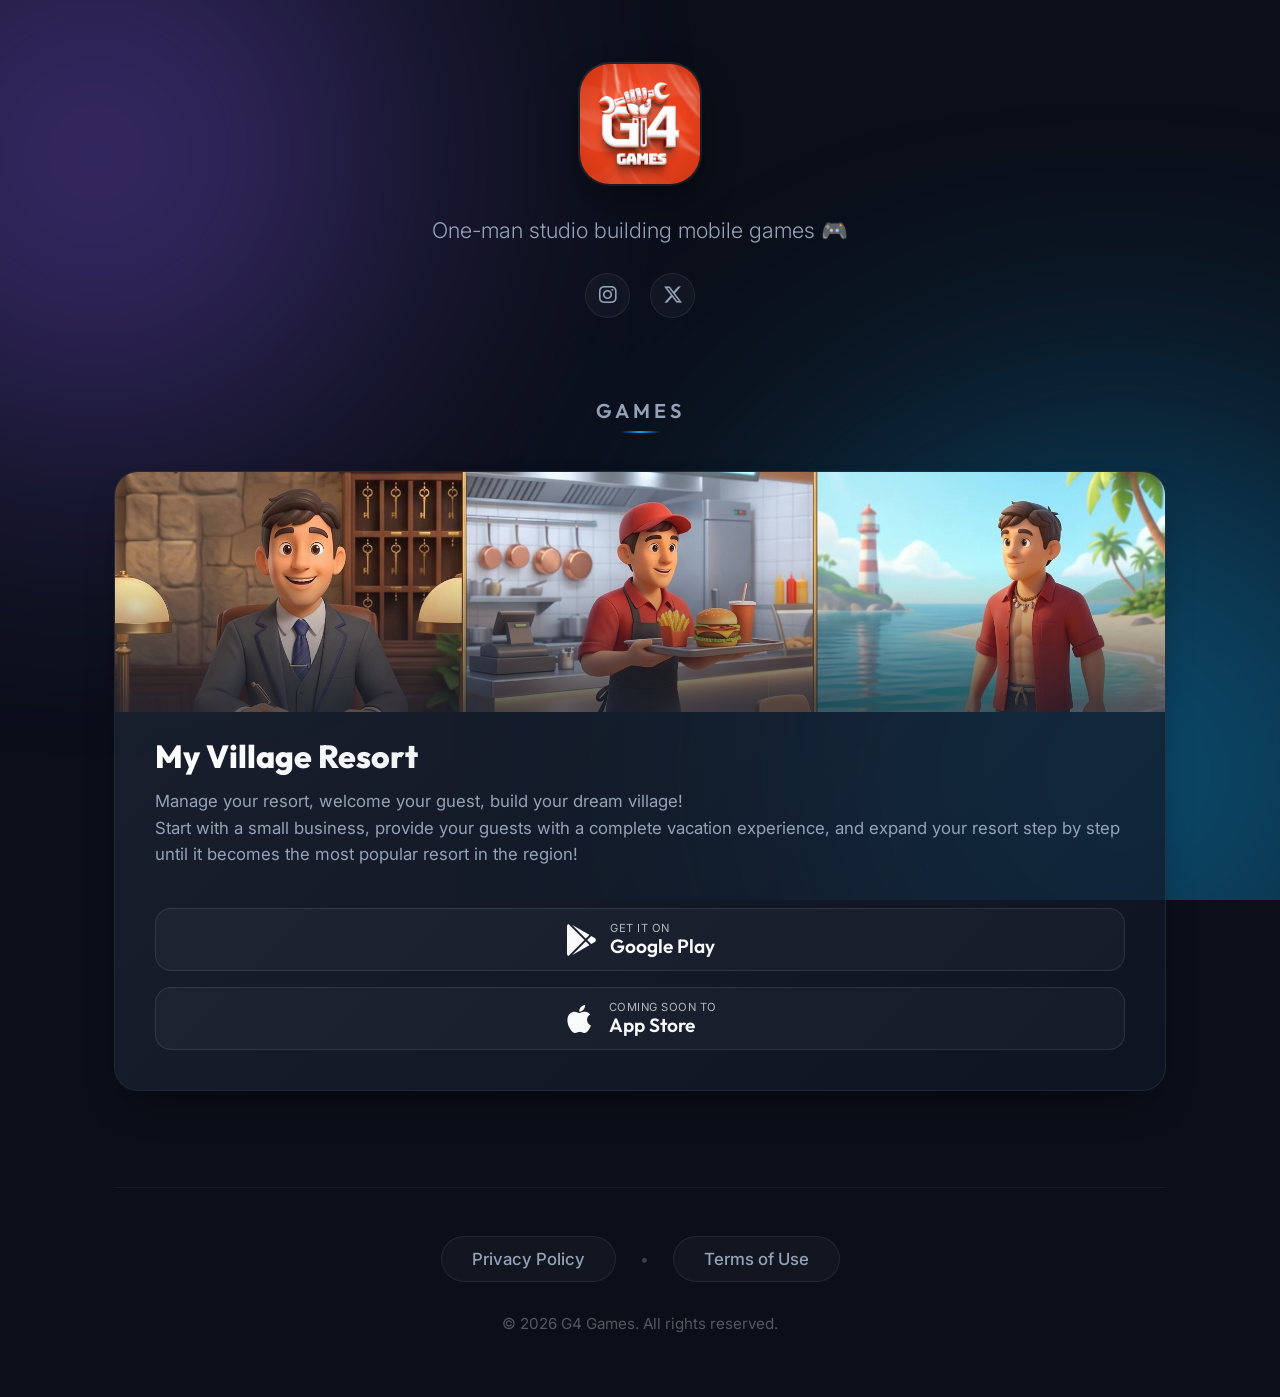
<file: index.html>
<!DOCTYPE html>
<html lang="tr">
<head>
    <meta charset="UTF-8">
    <meta name="viewport" content="width=device-width, initial-scale=1.0">
    <meta name="google-site-verification" content="-va3W08e52wFTcEgZz8DZ5euSQe738PqaDjlZA-U81c" />
    <title>G4 Games</title>
    <link rel="icon" type="image/png" href="assets/g4games_title_logo.png">
    <meta name="description" content="One-man studio building mobile games 🎮">
    <link rel="stylesheet" href="styles.css">
    <link rel="preconnect" href="https://fonts.googleapis.com">
    <link rel="preconnect" href="https://fonts.gstatic.com" crossorigin>
    <link href="https://fonts.googleapis.com/css2?family=Inter:wght@300;400;600;800&family=Outfit:wght@300;400;600;800&display=swap" rel="stylesheet">
    <link rel="stylesheet" href="https://cdnjs.cloudflare.com/ajax/libs/font-awesome/6.5.1/css/all.min.css">
</head>
<body>
    <div class="background-effects">
        <div class="glow-circle-1"></div>
        <div class="glow-circle-2"></div>
    </div>

    <main class="container">
        <!-- Header Section -->
        <header class="header">
            <div class="logo-container">
                <img src="assets/g4games_logo.png" alt="G4 Games Logo" class="main-logo">
            </div>
            <p class="bio">One-man studio building mobile games 🎮</p>
            <div class="social-links">
                <a href="https://www.instagram.com/g4gameshq/" class="social-btn" aria-label="Instagram" target="_blank">
                    <i class="fab fa-instagram"></i>
                </a>
                <a href="https://x.com/g4gameshq" class="social-btn" aria-label="Twitter" target="_blank">
                    <i class="fa-brands fa-x-twitter"></i>
                </a>
            </div>
        </header>

        <!-- Games Section -->
        <section class="games-section">
            <h2 class="section-title">Games</h2>
            
            <div class="games-grid">
                <!-- Game 1 -->
                <div class="game-card">
                    <div class="game-image bg-game-1"></div>
                    <div class="game-content">
                        <h3 class="game-title">My Village Resort</h3>
                        <p class="game-desc">Manage your resort, welcome your guest, build your dream village!<br>Start with a small business, provide your guests with a complete vacation experience, and expand your resort step by step until it becomes the most popular resort in the region!</p>
                        <div class="store-links">
                            <a href="https://play.google.com/store/apps/details?id=com.g4games.villageresort" class="store-btn google" aria-label="Google Play'den Al">
                                <i class="fab fa-google-play"></i>
                                <span class="btn-text">
                                    <span class="btn-small">GET IT ON</span>
                                    <span class="btn-large">Google Play</span>
                                </span>
                            </a>
                            <a href="#" class="store-btn apple" aria-label="App Store'dan İndir">
                                <i class="fab fa-apple"></i>
                                <span class="btn-text">
                                    <span class="btn-small">COMING SOON TO</span>
                                    <span class="btn-large">App Store</span>
                                </span>
                            </a>
                        </div>
                    </div>
                </div>

                <!-- Game 2 -->
                
                
                
        </section>

        <!-- Footer -->
        <footer class="footer">
            <div class="footer-links">
                <a href="privacy-policy.html" class="footer-link">Privacy Policy</a>
                <span class="divider">•</span>
                <a href="terms-of-use.html" class="footer-link">Terms of Use</a>
            </div>
            <p class="copyright">© 2026 G4 Games. All rights reserved.</p>
        </footer>
    </main>
</body>
</html>
</file>
<file: styles.css>
:root {
    --bg-color: #0b0f19;
    --card-bg: rgba(17, 24, 39, 0.7);
    --text-main: #f8fafc;
    --text-muted: #94a3b8;
    --accent: #0ea5e9;
    --accent-glow: rgba(14, 165, 233, 0.4);
    --secondary-accent: #8b5cf6;
    
    --border-radius: 24px;
    --transition: all 0.4s cubic-bezier(0.25, 1, 0.5, 1);
}

* {
    margin: 0;
    padding: 0;
    box-sizing: border-box;
}

body {
    font-family: 'Inter', sans-serif;
    background-color: var(--bg-color);
    color: var(--text-main);
    min-height: 100vh;
    display: flex;
    flex-direction: column;
    overflow-x: hidden;
    position: relative;
}

h1, h2, h3, h4, .btn-large {
    font-family: 'Outfit', sans-serif;
}

/* Background Effects */
.background-effects {
    position: fixed;
    top: 0;
    left: 0;
    width: 100vw;
    height: 100vh;
    z-index: -1;
    overflow: hidden;
    pointer-events: none;
}

.glow-circle-1, .glow-circle-2 {
    position: absolute;
    border-radius: 50%;
    filter: blur(140px);
    opacity: 0.4;
    animation: float 25s infinite alternate ease-in-out;
}

.glow-circle-1 {
    width: 45vw;
    height: 45vw;
    background: var(--secondary-accent);
    top: -15%;
    left: -15%;
}

.glow-circle-2 {
    width: 55vw;
    height: 55vw;
    background: var(--accent);
    bottom: -25%;
    right: -15%;
    animation-delay: -7s;
}

@keyframes float {
    0% { transform: translate(0, 0) scale(1); }
    100% { transform: translate(15%, 20%) scale(1.15); }
}

/* Container */
.container {
    max-width: 1100px;
    margin: 0 auto;
    padding: 4rem 1.5rem;
    flex: 1;
    display: flex;
    flex-direction: column;
    align-items: center;
}

/* Header */
.header {
    text-align: center;
    margin-bottom: 5rem;
    animation: fadeDown 1.2s ease-out forwards;
}

.logo-container {
    margin-bottom: 1.5rem;
    display: inline-block;
    position: relative;
}

.logo-container::after {
    content: '';
    position: absolute;
    top: 50%;
    left: 50%;
    transform: translate(-50%, -50%);
    width: 120%;
    height: 120%;
    background: radial-gradient(circle, var(--accent-glow) 0%, transparent 70%);
    z-index: -1;
    opacity: 0;
    transition: opacity 0.5s ease;
}

.logo-container:hover::after {
    opacity: 1;
}

.main-logo {
    width: 120px;
    height: 120px;
    border-radius: 30px;
    object-fit: cover;
    box-shadow: 0 15px 35px rgba(0, 0, 0, 0.4), 0 0 0 2px rgba(255, 255, 255, 0.1);
    transition: var(--transition);
}

.main-logo:hover {
    transform: scale(1.05) translateY(-5px);
    box-shadow: 0 20px 40px rgba(0, 0, 0, 0.5), 0 0 0 2px rgba(255, 255, 255, 0.2);
}

.bio {
    font-size: 1.35rem;
    color: var(--text-muted);
    max-width: 650px;
    margin: 0 auto;
    line-height: 1.7;
    font-weight: 300;
}

/* Social Links */
.social-links {
    display: flex;
    justify-content: center;
    gap: 1.25rem;
    margin-top: 1.5rem;
}

.social-btn {
    display: flex;
    align-items: center;
    justify-content: center;
    width: 45px;
    height: 45px;
    border-radius: 50%;
    background: rgba(255, 255, 255, 0.03);
    color: var(--text-muted);
    font-size: 1.25rem;
    text-decoration: none;
    transition: var(--transition);
    border: 1px solid rgba(255, 255, 255, 0.08);
}

.social-btn:hover {
    background: var(--accent);
    color: white;
    border-color: var(--accent);
    box-shadow: 0 0 15px var(--accent-glow);
    transform: translateY(-3px);
}

/* Games Section */
.games-section {
    width: 100%;
    margin-bottom: 6rem;
    animation: fadeUp 1.2s ease-out 0.3s forwards;
    opacity: 0;
}

.section-title {
    font-size: 1.25rem;
    text-transform: uppercase;
    letter-spacing: 4px;
    color: var(--text-muted);
    text-align: center;
    margin-bottom: 3rem;
    font-weight: 600;
    position: relative;
    display: inline-block;
    left: 50%;
    transform: translateX(-50%);
}

.section-title::after {
    content: '';
    position: absolute;
    bottom: -10px;
    left: 50%;
    transform: translateX(-50%);
    width: 40px;
    height: 2px;
    background: linear-gradient(90deg, transparent, var(--accent), transparent);
}

.games-grid {
    display: grid;
    grid-template-columns: repeat(auto-fit, minmax(320px, 1fr));
    gap: 3rem;
}

/* Game Card */
.game-card {
    background: var(--card-bg);
    border: 1px solid rgba(255, 255, 255, 0.08);
    border-radius: var(--border-radius);
    overflow: hidden;
    backdrop-filter: blur(25px);
    -webkit-backdrop-filter: blur(25px);
    transition: var(--transition);
    box-shadow: 0 20px 40px -20px rgba(0, 0, 0, 0.7);
    display: flex;
    flex-direction: column;
    position: relative;
}

.game-card::before {
    content: '';
    position: absolute;
    top: 0;
    left: 0;
    width: 100%;
    height: 100%;
    background: linear-gradient(135deg, rgba(255,255,255,0.05) 0%, transparent 100%);
    pointer-events: none;
    z-index: 1;
}

.game-card:hover {
    transform: translateY(-12px);
    border-color: rgba(255, 255, 255, 0.15);
    box-shadow: 0 30px 60px -20px rgba(0, 0, 0, 0.9), 0 0 30px rgba(14, 165, 233, 0.15);
}

.game-image {
    height: 240px;
    background-size: cover;
    background-position: center;
    background-color: #1e293b;
    position: relative;
}

.game-image::after {
    content: '';
    position: absolute;
    bottom: 0;
    left: 0;
    width: 100%;
    height: 60%;
    background: linear-gradient(to top, var(--card-bg) 5%, transparent);
}

.bg-game-1 {
    background-image: url('assets/my-village-resort.png');
}

.bg-game-2 {
    background-image: url('assets/cosmic_puzzle.jpg');
}

.game-content {
    padding: 1.5rem 2.5rem 2.5rem 2.5rem;
    flex: 1;
    display: flex;
    flex-direction: column;
    position: relative;
    z-index: 2;
}

.game-title {
    font-size: 2rem;
    margin-bottom: 0.75rem;
    font-weight: 800;
    background: linear-gradient(135deg, #fff, #cbd5e1);
    -webkit-background-clip: text;
    -webkit-text-fill-color: transparent;
}

.game-desc {
    color: var(--text-muted);
    font-size: 1.05rem;
    line-height: 1.6;
    margin-bottom: 2.5rem;
    flex: 1;
}

/* Store Buttons */
.store-links {
    display: flex;
    flex-direction: column;
    gap: 1rem;
}

.store-btn {
    display: flex;
    align-items: center;
    justify-content: center;
    gap: 15px;
    padding: 12px 24px;
    background: rgba(255, 255, 255, 0.03);
    border: 1px solid rgba(255, 255, 255, 0.1);
    border-radius: 16px;
    color: var(--text-main);
    text-decoration: none;
    transition: var(--transition);
    position: relative;
    overflow: hidden;
}

.store-btn::before {
    content: '';
    position: absolute;
    top: 0;
    left: -100%;
    width: 100%;
    height: 100%;
    background: linear-gradient(90deg, transparent, rgba(255,255,255,0.05), transparent);
    transition: left 0.5s ease;
}

.store-btn:hover::before {
    left: 100%;
}

.store-btn:hover {
    background: rgba(255, 255, 255, 0.08);
    transform: translateY(-3px);
    border-color: rgba(255, 255, 255, 0.2);
}

.store-btn i {
    font-size: 2rem;
    width: 30px;
    text-align: center;
}

.btn-text {
    display: flex;
    flex-direction: column;
    align-items: flex-start;
}

.btn-small {
    font-size: 0.7rem;
    opacity: 0.7;
    text-transform: uppercase;
    letter-spacing: 0.5px;
}

.btn-large {
    font-size: 1.2rem;
    font-weight: 600;
    line-height: 1.2;
}

/* Footer */
.footer {
    width: 100%;
    margin-top: auto;
    padding-top: 3rem;
    border-top: 1px solid rgba(255, 255, 255, 0.05);
    text-align: center;
    animation: fadeUp 1.2s ease-out 0.6s forwards;
    opacity: 0;
}

.footer-links {
    display: flex;
    justify-content: center;
    align-items: center;
    gap: 1.5rem;
    margin-bottom: 2rem;
}

.footer-link {
    color: var(--text-muted);
    text-decoration: none;
    font-size: 1.05rem;
    font-weight: 500;
    padding: 12px 30px;
    background: rgba(255, 255, 255, 0.03);
    border-radius: 50px;
    border: 1px solid rgba(255, 255, 255, 0.08);
    transition: var(--transition);
}

.footer-link:hover {
    background: var(--accent);
    color: white;
    border-color: var(--accent);
    box-shadow: 0 0 20px var(--accent-glow);
    transform: translateY(-2px);
}

.divider {
    color: rgba(255, 255, 255, 0.2);
}

.copyright {
    color: rgba(255, 255, 255, 0.3);
    font-size: 0.95rem;
}

/* Animations */
@keyframes fadeDown {
    from {
        opacity: 0;
        transform: translateY(-30px);
    }
    to {
        opacity: 1;
        transform: translateY(0);
    }
}

@keyframes fadeUp {
    from {
        opacity: 0;
        transform: translateY(30px);
    }
    to {
        opacity: 1;
        transform: translateY(0);
    }
}

/* Responsive */
@media (max-width: 768px) {
    .container { padding: 3rem 1.25rem; }
    .main-logo { width: 100px; height: 100px; }
    .bio { font-size: 1.15rem; }
    .games-grid { gap: 2rem; }
    
    .footer-links {
        flex-direction: column;
        gap: 1rem;
    }
    
    .divider { display: none; }
    
    .footer-link {
        width: 100%;
        max-width: 300px;
    }
}
</file>
